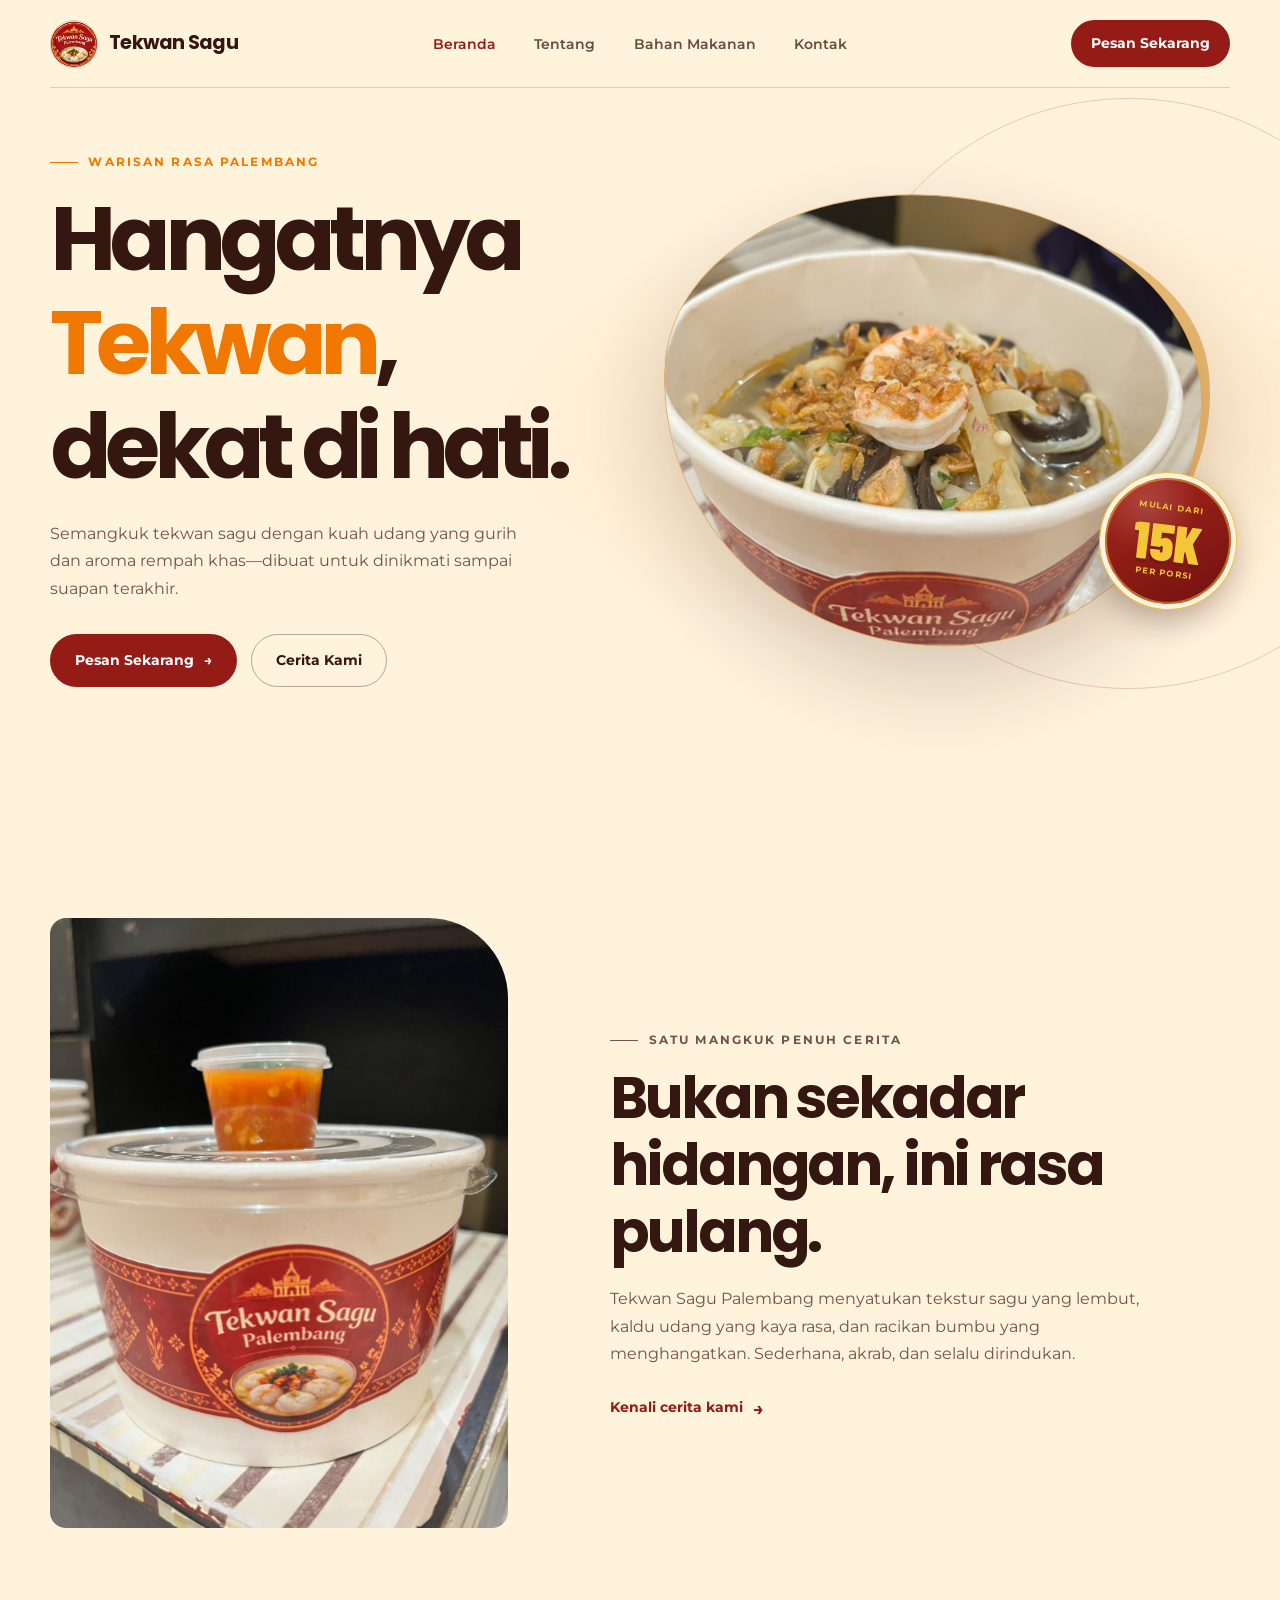
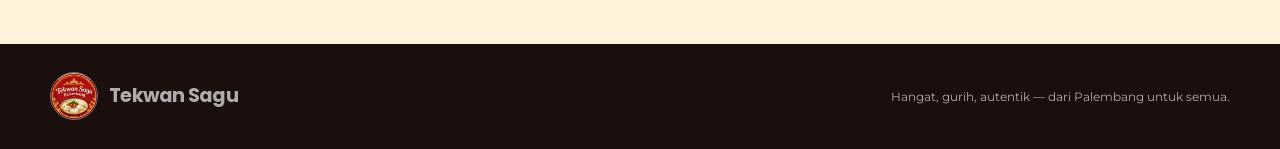
<file: index.html>
<!doctype html>
<html lang="id">
  <head>
    <meta charset="utf-8">
    <meta name="viewport" content="width=device-width, initial-scale=1">
    <meta name="theme-color" content="#FFF3DC">
    <meta
      name="description"
      content="Nikmati Tekwan Sagu Palembang dengan cita rasa hangat, gurih, dan autentik."
    >
    <title>Tekwan Sagu Palembang — Hangatnya Rasa Asli</title>
    <link rel="preconnect" href="https://fonts.googleapis.com">
    <link rel="preconnect" href="https://fonts.gstatic.com" crossorigin>
    <link rel="stylesheet" href="style.css">
  </head>
  <body>
    <header class="site-header site-header--light">
      <nav class="navbar container" aria-label="Navigasi utama">
        <a class="brand" href="index.html" aria-label="Tekwan Sagu, beranda">
          <img class="brand__mark" src="images/logo-tekwan.jpeg" alt="">
          <span>Tekwan Sagu</span>
        </a>

        <ul class="nav-links">
          <li><a href="index.html" aria-current="page">Beranda</a></li>
          <li><a href="tentang.html">Tentang</a></li>
          <li><a href="bahan.html">Bahan Makanan</a></li>
          <li><a href="kontak.html">Kontak</a></li>
        </ul>

        <a class="button navbar__cta" href="kontak.html">Pesan Sekarang</a>
      </nav>
    </header>

    <main>
      <section class="hero" aria-labelledby="hero-title">
        <div class="hero__inner">
          <div class="hero__copy">
            <p class="eyebrow">Warisan rasa Palembang</p>
            <h1 class="hero__title" id="hero-title">
              Hangatnya <span>Tekwan</span>, dekat di hati.
            </h1>
            <p class="hero__description">
              Semangkuk tekwan sagu dengan kuah udang yang gurih dan aroma rempah
              khas—dibuat untuk dinikmati sampai suapan terakhir.
            </p>
            <div class="hero__actions">
              <a class="button" href="kontak.html">Pesan Sekarang <span aria-hidden="true">→</span></a>
              <a class="button button--outline" href="tentang.html">Cerita Kami</a>
            </div>
          </div>

          <div class="hero__visual">
            <div class="hero__photo">
              <!-- [GANTI FOTO DI SINI] Masukkan link atau nama file foto Anda ke dalam src="" -->
              <img
                src="images/tekwan1.jpeg"
                alt="Semangkuk tekwan sagu Palembang dengan kuah hangat"
              >
            </div>
            <div class="hero__badge" aria-label="Harga mulai dari 15 ribu rupiah per porsi">
              <span>Mulai dari</span>
              <strong>15K</strong>
              <small>Per porsi</small>
            </div>
           
          </div>
        </div>
      </section>

      <section class="section section--cream intro" aria-labelledby="intro-title">
        <div class="intro__layout container">
          <div class="intro__visual">
            <!-- [GANTI FOTO DI SINI] Masukkan link atau nama file foto Anda ke dalam src="" -->
            <img
              src="images/tekwan2.jpeg"
              alt="Foto suasana kebersamaan"
              loading="lazy"
            >
          </div>

          <div class="intro__copy">
            <p class="eyebrow">Satu mangkuk penuh cerita</p>
            <h2 class="section-heading" id="intro-title">
              Bukan sekadar hidangan, ini rasa pulang.
            </h2>
            <p>
              Tekwan Sagu Palembang menyatukan tekstur sagu yang lembut,
              kaldu udang yang kaya rasa, dan racikan bumbu yang menghangatkan.
              Sederhana, akrab, dan selalu dirindukan.
            </p>
            <a class="text-link" href="tentang.html">Kenali cerita kami</a>
          </div>
        </div>
      </section>
    </main>

    <footer class="site-footer">
      <div class="site-footer__inner container">
        <a class="brand" href="index.html">
          <img class="brand__mark" src="images/logo-tekwan.jpeg" alt="">
          <span>Tekwan Sagu</span>
        </a>
        <p>Hangat, gurih, autentik — dari Palembang untuk semua.</p>
      </div>
    </footer>
  </body>
</html>
</file>
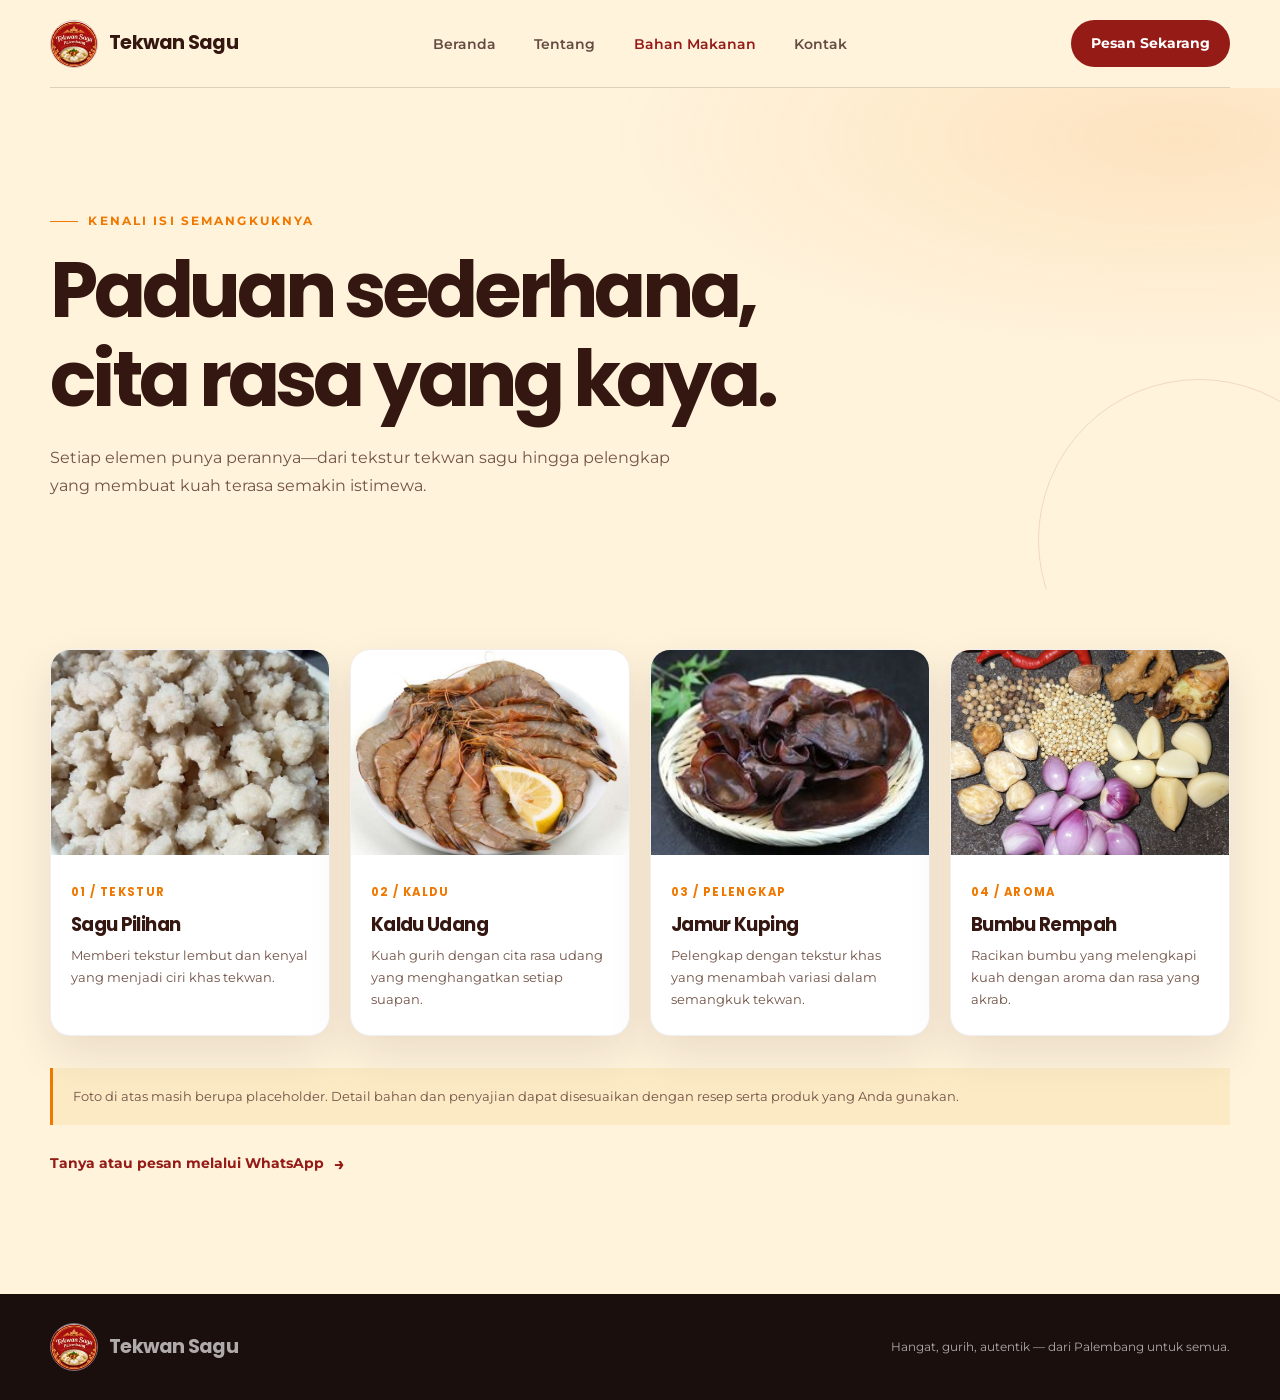
<file: bahan.html>
<!doctype html>
<html lang="id">
  <head>
    <meta charset="utf-8">
    <meta name="viewport" content="width=device-width, initial-scale=1">
    <meta name="theme-color" content="#FFF3DC">
    <meta
      name="description"
      content="Kenali bahan utama dalam semangkuk Tekwan Sagu Palembang."
    >
    <title>Bahan Makanan — Tekwan Sagu Palembang</title>
    <link rel="preconnect" href="https://fonts.googleapis.com">
    <link rel="preconnect" href="https://fonts.gstatic.com" crossorigin>
    <link rel="stylesheet" href="style.css">
  </head>
  <body>
    <header class="site-header site-header--light">
      <nav class="navbar container" aria-label="Navigasi utama">
        <a class="brand" href="index.html" aria-label="Tekwan Sagu, beranda">
          <img class="brand__mark" src="images/logo-tekwan.jpeg" alt="">
          <span>Tekwan Sagu</span>
        </a>
        <ul class="nav-links">
          <li><a href="index.html">Beranda</a></li>
          <li><a href="tentang.html">Tentang</a></li>
          <li><a href="bahan.html" aria-current="page">Bahan Makanan</a></li>
          <li><a href="kontak.html">Kontak</a></li>
        </ul>
        <a class="button navbar__cta" href="kontak.html">Pesan Sekarang</a>
      </nav>
    </header>

    <main class="page-main">
      <section class="page-hero" aria-labelledby="ingredients-title">
        <div class="page-hero__inner container">
          <p class="eyebrow">Kenali isi semangkuknya</p>
          <h1 class="section-heading" id="ingredients-title">
            Paduan sederhana, cita rasa yang kaya.
          </h1>
          <p class="section-intro">
            Setiap elemen punya perannya—dari tekstur tekwan sagu hingga pelengkap
            yang membuat kuah terasa semakin istimewa.
          </p>
        </div>
      </section>

      <section class="section section--cream ingredients-section" aria-label="Bahan utama Tekwan Sagu">
        <div class="container">
          <div class="ingredients-grid">
            <article class="ingredient-card">
              <div class="ingredient-card__image">
                <!-- [GANTI FOTO DI SINI] Masukkan link atau nama file foto Anda ke dalam src="" -->
                <img
                  src="images/sagu.jpeg"
                  alt="Foto dokumentasi kebersamaan"
                  loading="lazy"
                >
              </div>
              <div class="ingredient-card__body">
                <span class="ingredient-card__number">01 / TEKSTUR</span>
                <h3>Sagu Pilihan</h3>
                <p>Memberi tekstur lembut dan kenyal yang menjadi ciri khas tekwan.</p>
              </div>
            </article>

            <article class="ingredient-card">
              <div class="ingredient-card__image">
                <!-- [GANTI FOTO DI SINI] Masukkan link atau nama file foto Anda ke dalam src="" -->
                <img
                  src="images/udang.jpeg"
                  alt="Foto dokumentasi kebersamaan"
                  loading="lazy"
                >
              </div>
              <div class="ingredient-card__body">
                <span class="ingredient-card__number">02 / KALDU</span>
                <h3>Kaldu Udang</h3>
                <p>Kuah gurih dengan cita rasa udang yang menghangatkan setiap suapan.</p>
              </div>
            </article>

            <article class="ingredient-card">
              <div class="ingredient-card__image">
                <!-- [GANTI FOTO DI SINI] Masukkan link atau nama file foto Anda ke dalam src="" -->
                <img
                  src="images/jamurkuping.jpeg"
                  alt="Foto dokumentasi kebersamaan"
                  loading="lazy"
                >
              </div>
              <div class="ingredient-card__body">
                <span class="ingredient-card__number">03 / PELENGKAP</span>
                <h3>Jamur Kuping</h3>
                <p>Pelengkap dengan tekstur khas yang menambah variasi dalam semangkuk tekwan.</p>
              </div>
            </article>

            <article class="ingredient-card">
              <div class="ingredient-card__image">
                <!-- [GANTI FOTO DI SINI] Masukkan link atau nama file foto Anda ke dalam src="" -->
                <img
                  src="images/rempah.jpeg"
                  alt="Foto dokumentasi kebersamaan"
                  loading="lazy"
                >
              </div>
              <div class="ingredient-card__body">
                <span class="ingredient-card__number">04 / AROMA</span>
                <h3>Bumbu Rempah</h3>
                <p>Racikan bumbu yang melengkapi kuah dengan aroma dan rasa yang akrab.</p>
              </div>
            </article>
          </div>

          <p class="ingredients-note">
            Foto di atas masih berupa placeholder. Detail bahan dan penyajian dapat
            disesuaikan dengan resep serta produk yang Anda gunakan.
          </p>
          <a class="text-link" href="kontak.html">Tanya atau pesan melalui WhatsApp</a>
        </div>
      </section>
    </main>

    <footer class="site-footer">
      <div class="site-footer__inner container">
        <a class="brand" href="index.html">
          <img class="brand__mark" src="images/logo-tekwan.jpeg" alt="">
          <span>Tekwan Sagu</span>
        </a>
        <p>Hangat, gurih, autentik — dari Palembang untuk semua.</p>
      </div>
    </footer>
  </body>
</html>

<!-- love arin 11-11-2026
 NUANSA coffee -->
</file>
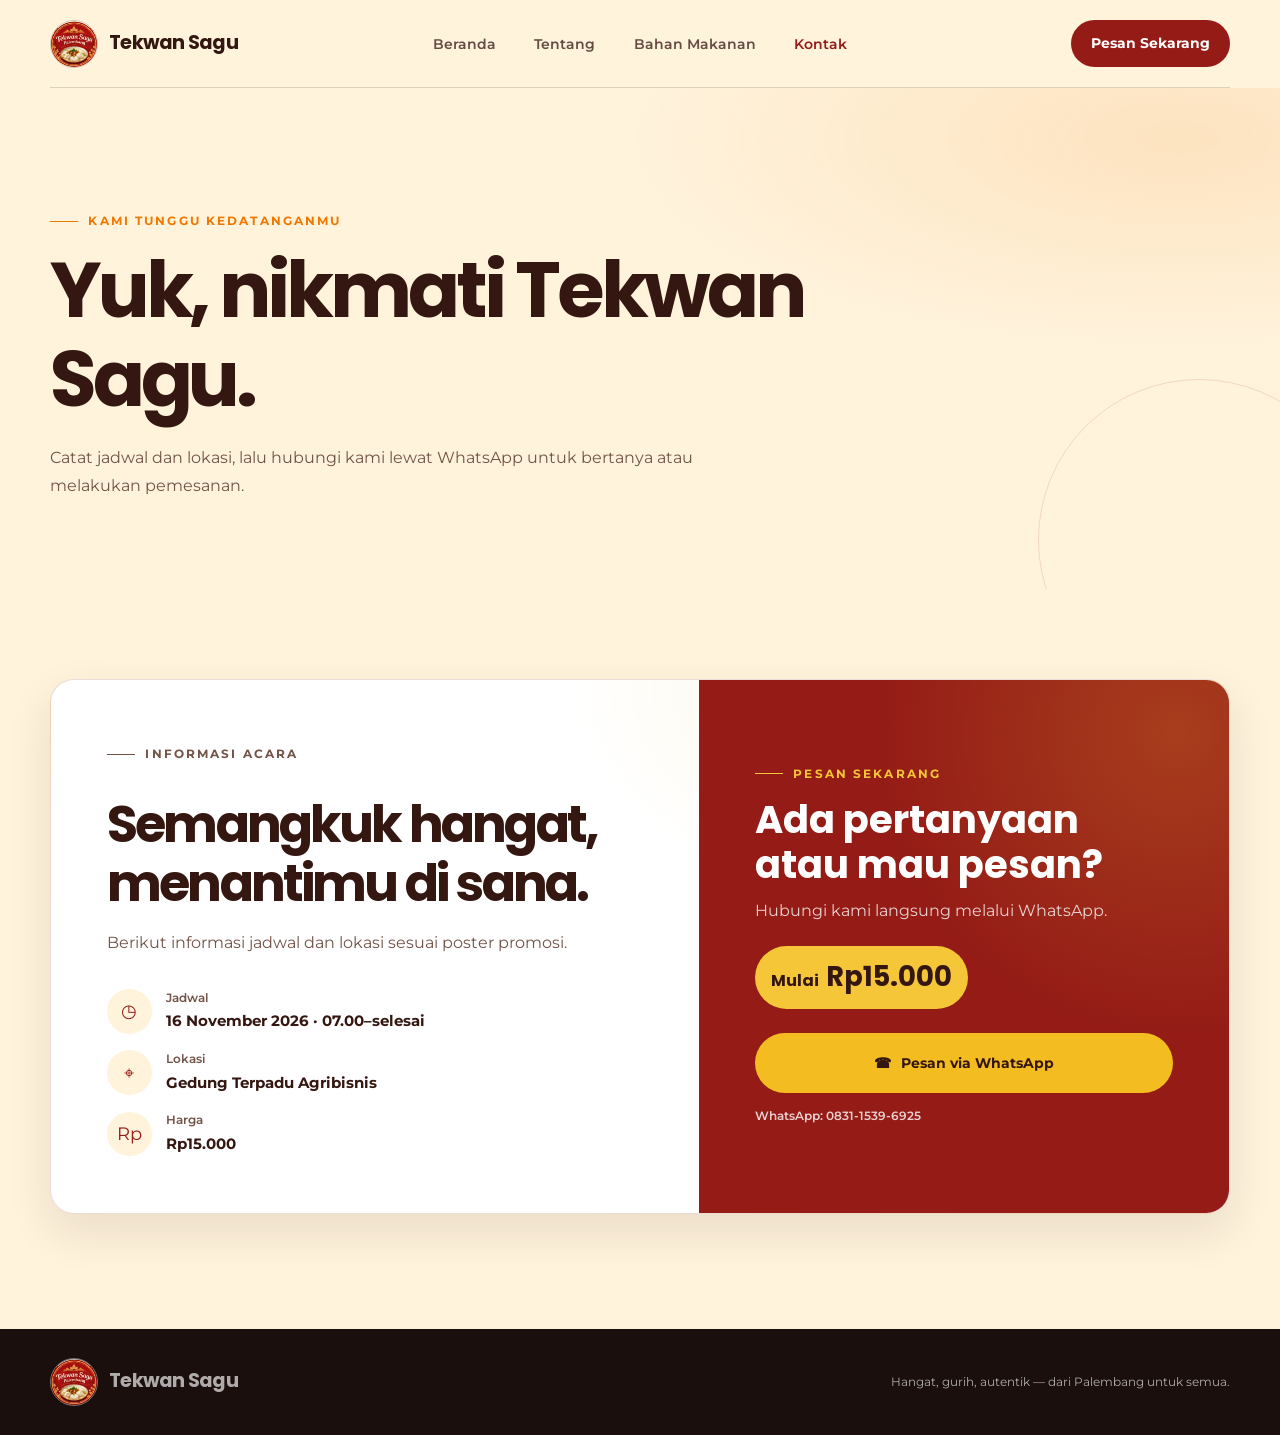
<file: kontak.html>
<!doctype html>
<html lang="id">
  <head>
    <meta charset="utf-8">
    <meta name="viewport" content="width=device-width, initial-scale=1">
    <meta name="theme-color" content="#FFF3DC">
    <meta
      name="description"
      content="Informasi pemesanan Tekwan Sagu Palembang: jadwal, lokasi, harga, dan WhatsApp."
    >
    <title>Kontak & Pemesanan — Tekwan Sagu Palembang</title>
    <link rel="preconnect" href="https://fonts.googleapis.com">
    <link rel="preconnect" href="https://fonts.gstatic.com" crossorigin>
    <link rel="stylesheet" href="style.css">
  </head>
  <body>
    <header class="site-header site-header--light">
      <nav class="navbar container" aria-label="Navigasi utama">
        <a class="brand" href="index.html" aria-label="Tekwan Sagu, beranda">
          <img class="brand__mark" src="images/logo-tekwan.jpeg" alt="">
          <span>Tekwan Sagu</span>
        </a>
        <ul class="nav-links">
          <li><a href="index.html">Beranda</a></li>
          <li><a href="tentang.html">Tentang</a></li>
          <li><a href="bahan.html">Bahan Makanan</a></li>
          <li><a href="kontak.html" aria-current="page">Kontak</a></li>
        </ul>
        <a class="button navbar__cta" href="#pemesanan">Pesan Sekarang</a>
      </nav>
    </header>

    <main class="page-main">
      <section class="page-hero" aria-labelledby="contact-title">
        <div class="page-hero__inner container">
          <p class="eyebrow">Kami tunggu kedatanganmu</p>
          <h1 class="section-heading" id="contact-title">Yuk, nikmati Tekwan Sagu.</h1>
          <p class="section-intro">
            Catat jadwal dan lokasi, lalu hubungi kami lewat WhatsApp untuk
            bertanya atau melakukan pemesanan.
          </p>
        </div>
      </section>

      <section class="section section--cream contact-section" id="pemesanan" aria-labelledby="order-title">
        <div class="contact-panel container">
          <div class="contact-panel__details">
            <p class="eyebrow">Informasi acara</p>
            <h2>Semangkuk hangat, menantimu di sana.</h2>
            <p>Berikut informasi jadwal dan lokasi sesuai poster promosi.</p>

            <dl class="contact-facts">
              <div class="contact-fact">
                <span class="contact-fact__icon" aria-hidden="true">◷</span>
                <div>
                  <dt>Jadwal</dt>
                  <dd>16 November 2026 · 07.00–selesai</dd>
                </div>
              </div>
              <div class="contact-fact">
                <span class="contact-fact__icon" aria-hidden="true">⌖</span>
                <div>
                  <dt>Lokasi</dt>
                  <dd>Gedung Terpadu Agribisnis</dd>
                </div>
              </div>
              <div class="contact-fact">
                <span class="contact-fact__icon" aria-hidden="true">Rp</span>
                <div>
                  <dt>Harga</dt>
                  <dd>Rp15.000</dd>
                </div>
              </div>
            </dl>
          </div>

          <div class="contact-panel__order">
            <p class="eyebrow">Pesan sekarang</p>
            <h2 id="order-title">Ada pertanyaan atau mau pesan?</h2>
            <p>Hubungi kami langsung melalui WhatsApp.</p>
            <div class="contact-price"><span>Mulai</span> <strong>Rp15.000</strong></div>
            <a
              class="button button--whatsapp"
              href="https://wa.me/6283115396925?text=Halo%2C%20saya%20ingin%20bertanya%20tentang%20Tekwan%20Sagu."
              target="_blank"
              rel="noopener noreferrer"
              aria-label="Hubungi Tekwan Sagu melalui WhatsApp"
            >
              <span aria-hidden="true">☎</span> Pesan via WhatsApp
            </a>
            <p class="contact-phone">WhatsApp: 0831-1539-6925</p>
          </div>
        </div>
      </section>
    </main>

    <footer class="site-footer">
      <div class="site-footer__inner container">
        <a class="brand" href="index.html">
          <img class="brand__mark" src="images/logo-tekwan.jpeg" alt="">
          <span>Tekwan Sagu</span>
        </a>
        <p>Hangat, gurih, autentik — dari Palembang untuk semua.</p>
      </div>
    </footer>
  </body>
</html>
</file>
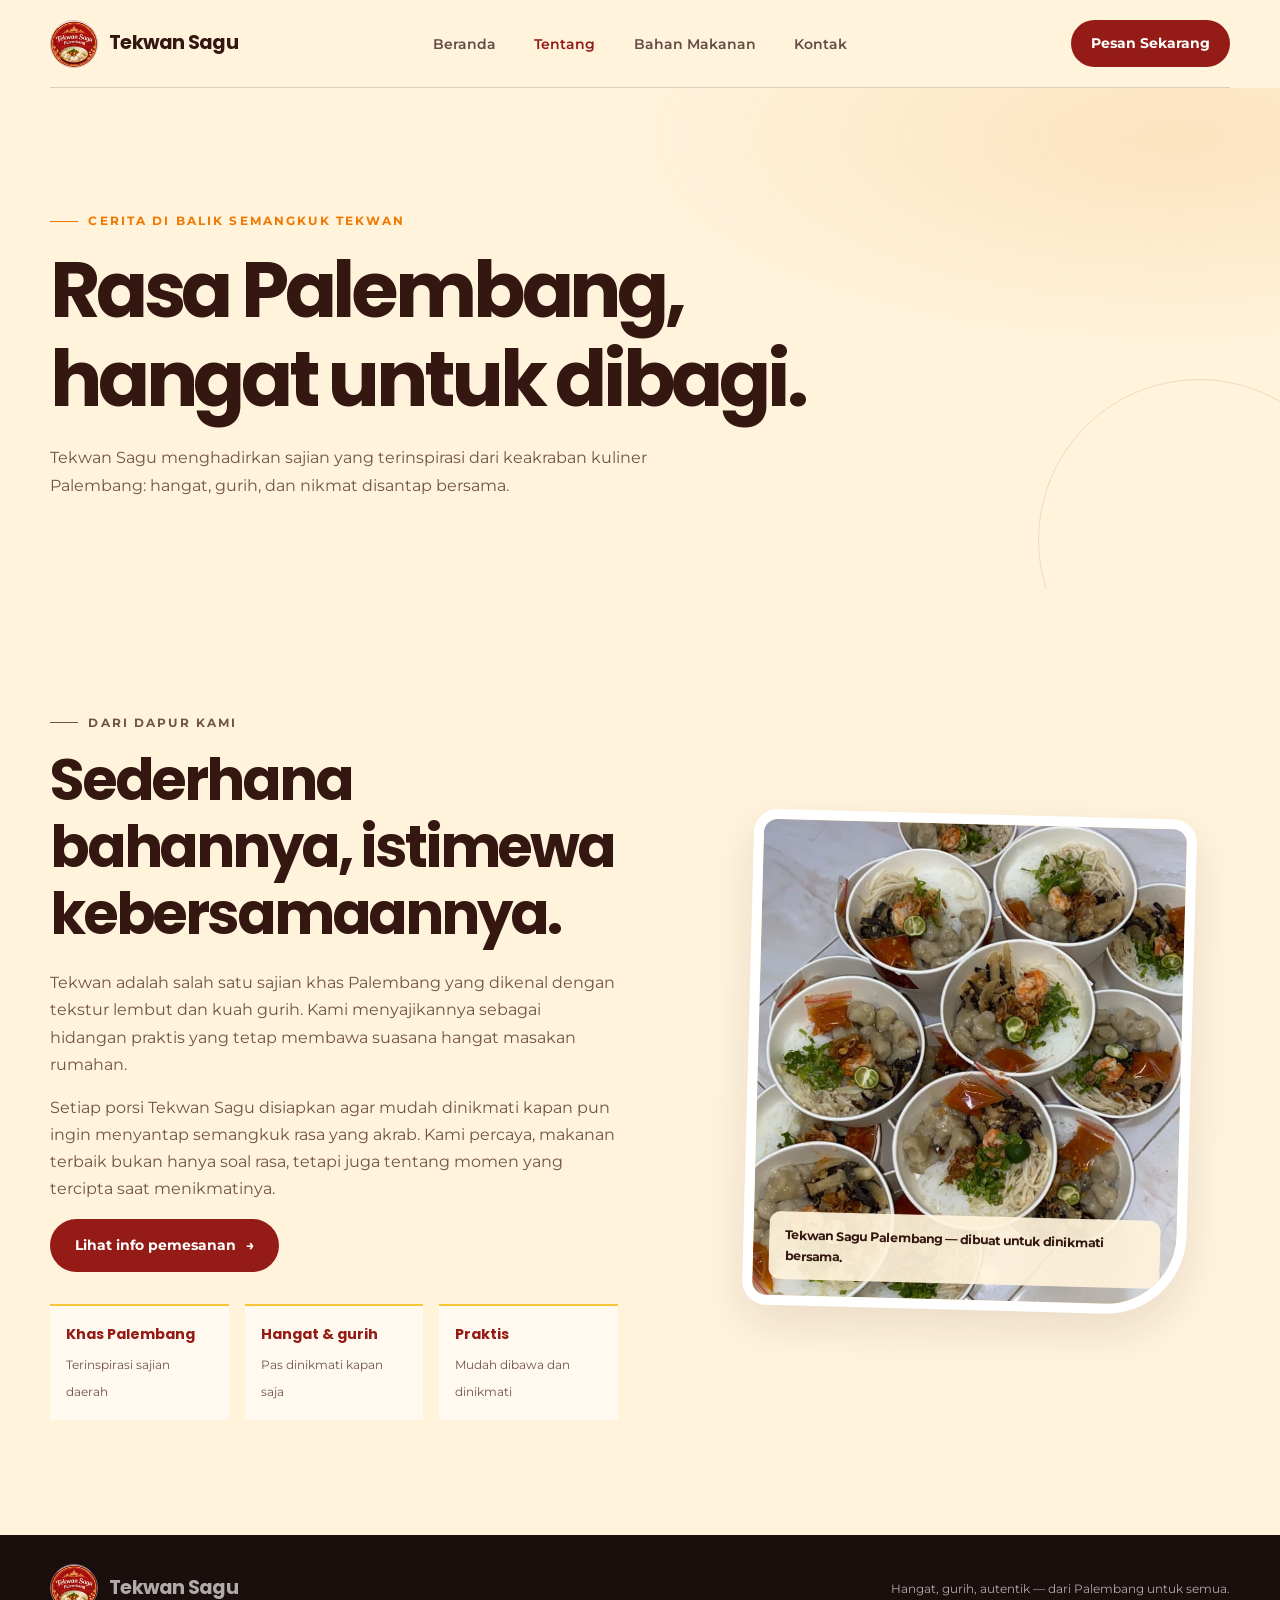
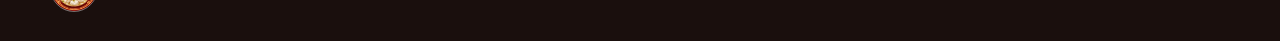
<file: tentang.html>
<!doctype html>
<html lang="id">
  <head>
    <meta charset="utf-8">
    <meta name="viewport" content="width=device-width, initial-scale=1">
    <meta name="theme-color" content="#FFF3DC">
    <meta
      name="description"
      content="Cerita Tekwan Sagu Palembang, semangkuk sajian hangat dengan cita rasa yang akrab."
    >
    <title>Tentang Kami — Tekwan Sagu Palembang</title>
    <link rel="preconnect" href="https://fonts.googleapis.com">
    <link rel="preconnect" href="https://fonts.gstatic.com" crossorigin>
    <link rel="stylesheet" href="style.css">
  </head>
  <body>
    <header class="site-header site-header--light">
      <nav class="navbar container" aria-label="Navigasi utama">
        <a class="brand" href="index.html" aria-label="Tekwan Sagu, beranda">
          <img class="brand__mark" src="images/logo-tekwan.jpeg" alt="">
          <span>Tekwan Sagu</span>
        </a>
        <ul class="nav-links">
          <li><a href="index.html">Beranda</a></li>
          <li><a href="tentang.html" aria-current="page">Tentang</a></li>
          <li><a href="bahan.html">Bahan Makanan</a></li>
          <li><a href="kontak.html">Kontak</a></li>
        </ul>
        <a class="button navbar__cta" href="kontak.html">Pesan Sekarang</a>
      </nav>
    </header>

    <main class="page-main">
      <section class="page-hero" aria-labelledby="about-title">
        <div class="page-hero__inner container">
          <p class="eyebrow">Cerita di balik semangkuk tekwan</p>
          <h1 class="section-heading" id="about-title">Rasa Palembang, hangat untuk dibagi.</h1>
          <p class="section-intro">
            Tekwan Sagu menghadirkan sajian yang terinspirasi dari keakraban kuliner
            Palembang: hangat, gurih, dan nikmat disantap bersama.
          </p>
        </div>
      </section>

      <section class="section section--cream" aria-labelledby="story-title">
        <div class="about-layout container">
          <div class="about-copy">
            <p class="eyebrow">Dari dapur kami</p>
            <h2 class="section-heading" id="story-title">
              Sederhana bahannya, istimewa kebersamaannya.
            </h2>
            <p>
              Tekwan adalah salah satu sajian khas Palembang yang dikenal dengan
              tekstur lembut dan kuah gurih. Kami menyajikannya sebagai hidangan
              praktis yang tetap membawa suasana hangat masakan rumahan.
            </p>
            <p>
              Setiap porsi Tekwan Sagu disiapkan agar mudah dinikmati kapan pun
              ingin menyantap semangkuk rasa yang akrab. Kami percaya, makanan
              terbaik bukan hanya soal rasa, tetapi juga tentang momen yang
              tercipta saat menikmatinya.
            </p>
            <a class="button" href="kontak.html">Lihat info pemesanan <span aria-hidden="true">→</span></a>
            <div class="story-strip" aria-label="Keistimewaan Tekwan Sagu">
              <div class="story-strip__item">
                <strong>Khas Palembang</strong>
                <span>Terinspirasi sajian daerah</span>
              </div>
              <div class="story-strip__item">
                <strong>Hangat & gurih</strong>
                <span>Pas dinikmati kapan saja</span>
              </div>
              <div class="story-strip__item">
                <strong>Praktis</strong>
                <span>Mudah dibawa dan dinikmati</span>
              </div>
            </div>
          </div>

          <figure class="about-visual">
            <!-- [GANTI FOTO DI SINI] Masukkan link atau nama file foto Anda ke dalam src="" -->
            <img
              src="images/tekwan3.jpeg"
              alt="Foto suasana kebersamaan"
              loading="lazy"
            >
            <figcaption class="about-visual__caption">
              Tekwan Sagu Palembang — dibuat untuk dinikmati bersama.
            </figcaption>
          </figure>
        </div>
      </section>
    </main>

    <footer class="site-footer">
      <div class="site-footer__inner container">
        <a class="brand" href="index.html">
          <img class="brand__mark" src="images/logo-tekwan.jpeg" alt="">
          <span>Tekwan Sagu</span>
        </a>
        <p>Hangat, gurih, autentik — dari Palembang untuk semua.</p>
      </div>
    </footer>
  </body>
</html>
</file>
<file: style.css>
@import url('https://fonts.googleapis.com/css2?family=Barlow+Condensed:wght@700;800;900&family=Montserrat:wght@400;500;600;700&family=Poppins:wght@400;500;600;700;800&display=swap');

:root {
  color-scheme: light;
  --color-dark: #1a0f0d;
  --color-cream: #fff3dc;
  --color-parchment: #f7dda4;
  --color-maroon: #941b16;
  --color-orange: #f07800;
  --color-gold: #f5c637;
  --color-white: #ffffff;
  --color-text: #351711;
  --color-muted: #725347;
  --color-border: rgba(53, 23, 17, 0.14);
  --font-heading: 'Poppins', sans-serif;
  --font-body: 'Montserrat', sans-serif;
  --container-width: 1180px;
  --section-space: clamp(4.5rem, 9vw, 8rem);
  --radius-card: 1.25rem;
  --shadow-card: 0 18px 45px rgba(53, 23, 17, 0.1);
}

* {
  box-sizing: border-box;
}

html {
  scroll-behavior: smooth;
}

body {
  min-width: 320px;
  margin: 0;
  background: var(--color-cream);
  color: var(--color-text);
  font-family: var(--font-body);
  font-size: 1rem;
  line-height: 1.7;
  -webkit-font-smoothing: antialiased;
}

body,
button,
a {
  font-family: var(--font-body);
}

img {
  display: block;
  max-width: 100%;
}

a {
  color: inherit;
  text-decoration: none;
}

button,
a {
  -webkit-tap-highlight-color: transparent;
}

button:focus-visible,
a:focus-visible {
  outline: 3px solid var(--color-orange);
  outline-offset: 4px;
}

h1,
h2,
h3,
p {
  margin-top: 0;
}

h1,
h2,
h3 {
  font-family: var(--font-heading);
  line-height: 1.16;
}

.container {
  width: min(var(--container-width), calc(100% - 3rem));
  margin-inline: auto;
}

.section {
  padding-block: var(--section-space);
}

.section--cream {
  background: var(--color-cream);
  color: var(--color-text);
}

.section--dark {
  background: var(--color-dark);
  color: var(--color-white);
}

.eyebrow {
  display: inline-flex;
  align-items: center;
  gap: 0.65rem;
  margin-bottom: 1rem;
  color: var(--color-orange);
  font-size: 0.74rem;
  font-weight: 700;
  letter-spacing: 0.18em;
  line-height: 1.4;
  text-transform: uppercase;
}

.eyebrow::before {
  width: 1.75rem;
  height: 1px;
  background: currentColor;
  content: '';
}

.section-heading {
  max-width: 700px;
  margin-bottom: 1.15rem;
  font-size: clamp(2.15rem, 4.5vw, 3.8rem);
  letter-spacing: -0.055em;
}

.section-intro {
  max-width: 620px;
  margin-bottom: 0;
  color: var(--color-muted);
}

.section--dark .section-intro {
  color: rgba(255, 255, 255, 0.68);
}

.button {
  display: inline-flex;
  min-height: 3.35rem;
  align-items: center;
  justify-content: center;
  gap: 0.65rem;
  padding: 0.85rem 1.5rem;
  border: 1px solid transparent;
  border-radius: 999px;
  background: var(--color-maroon);
  color: var(--color-white);
  font-size: 0.87rem;
  font-weight: 700;
  line-height: 1.2;
  transition: background-color 180ms ease, color 180ms ease, transform 180ms ease, box-shadow 180ms ease;
}

.button:hover {
  transform: translateY(-2px);
  background: #76120f;
  box-shadow: 0 10px 24px rgba(148, 27, 22, 0.25);
}

.button--outline {
  border-color: rgba(255, 255, 255, 0.38);
  background: transparent;
  color: var(--color-white);
}

.button--outline:hover {
  border-color: var(--color-white);
  background: var(--color-white);
  color: var(--color-dark);
  box-shadow: none;
}

.site-header {
  position: absolute;
  z-index: 10;
  inset: 0 0 auto;
  color: var(--color-white);
}

.site-header--light {
  color: var(--color-text);
}

.site-header--light .navbar {
  border-bottom-color: rgba(53, 23, 17, 0.16);
}

.site-header--light .brand__mark {
  border-color: rgba(53, 23, 17, 0.2);
}

.site-header--light .nav-links a {
  color: rgba(53, 23, 17, 0.76);
}

.site-header--light .nav-links a:hover,
.site-header--light .nav-links a[aria-current='page'] {
  color: var(--color-maroon);
}

.navbar {
  position: relative;
  display: flex;
  min-height: 5.5rem;
  align-items: center;
  justify-content: space-between;
  gap: 2rem;
  border-bottom: 1px solid rgba(255, 255, 255, 0.13);
}

.brand {
  display: inline-flex;
  flex: 0 0 auto;
  align-items: center;
  gap: 0.7rem;
  font-family: var(--font-heading);
  font-size: 1.2rem;
  font-weight: 700;
  letter-spacing: -0.04em;
}

.brand__mark {
  display: block;
  width: 3rem;
  height: 3rem;
  flex: 0 0 auto;
  border: 1px solid rgba(255, 255, 255, 0.4);
  border-radius: 50%;
  object-fit: cover;
}

.nav-links {
  position: absolute;
  left: 50%;
  display: flex;
  align-items: center;
  gap: clamp(1.25rem, 3vw, 2.8rem);
  margin: 0;
  padding: 0;
  list-style: none;
  transform: translateX(-50%);
}

.nav-links a {
  color: rgba(255, 255, 255, 0.78);
  font-size: 0.88rem;
  font-weight: 600;
  transition: color 180ms ease;
}

.nav-links a:hover,
.nav-links a[aria-current='page'] {
  color: var(--color-white);
}

.navbar__cta {
  min-height: 2.85rem;
  padding-inline: 1.2rem;
  font-size: 0.88rem;
  white-space: nowrap;
}

.hero {
  position: relative;
  display: flex;
  min-height: min(810px, 100svh);
  align-items: center;
  overflow: hidden;
  padding-block: 9rem 8rem;
  background:
    radial-gradient(ellipse at 78% 52%, rgba(240, 120, 0, 0.13), transparent 39%),
    var(--color-cream);
  color: var(--color-text);
}

.hero::before {
  position: absolute;
  top: 12%;
  right: -9rem;
  width: min(46vw, 620px);
  aspect-ratio: 1;
  border: 1px solid rgba(148, 27, 22, 0.2);
  border-radius: 50%;
  content: '';
}

.hero::after {
  position: absolute;
  z-index: 2;
  right: -3%;
  bottom: -3.4rem;
  left: -3%;
  height: 6rem;
  border-radius: 50% 50% 0 0 / 65% 65% 0 0;
  background: var(--color-cream);
  content: '';
}

.hero__inner {
  position: relative;
  z-index: 1;
  display: grid;
  width: min(var(--container-width), calc(100% - 3rem));
  grid-template-columns: minmax(0, 0.95fr) minmax(0, 1.05fr);
  align-items: center;
  gap: clamp(2.5rem, 6vw, 6rem);
  margin-inline: auto;
}

.hero__copy {
  position: relative;
  z-index: 2;
}

.hero__title {
  max-width: 620px;
  margin-bottom: 1.35rem;
  font-size: clamp(3.2rem, 7vw, 6.4rem);
  font-weight: 700;
  letter-spacing: -0.075em;
}

.hero__title span {
  color: var(--color-orange);
}

.hero__description {
  max-width: 480px;
  margin-bottom: 2rem;
  color: var(--color-muted);
  font-size: 1rem;
}

.hero__actions {
  display: flex;
  flex-wrap: wrap;
  align-items: center;
  gap: 0.85rem;
}

.hero .button--outline {
  border-color: rgba(53, 23, 17, 0.35);
  color: var(--color-text);
}

.hero .button--outline:hover {
  border-color: var(--color-maroon);
  background: var(--color-maroon);
  color: var(--color-white);
}

.hero__visual {
  position: relative;
  min-height: 460px;
  isolation: isolate;
}

.hero__visual::before {
  position: absolute;
  z-index: -1;
  inset: 7% 3% 4% 5%;
  border-radius: 48% 52% 47% 53% / 42% 45% 55% 58%;
  background: linear-gradient(145deg, #f7dda4, #eab96f 68%);
  content: '';
  transform: rotate(-7deg);
}

.hero__photo {
  position: absolute;
  inset: 2% 5% 0 2%;
  overflow: hidden;
  border: 1px solid rgba(148, 27, 22, 0.16);
  border-radius: 48% 52% 48% 52% / 41% 44% 56% 59%;
  background:
    radial-gradient(ellipse at 50% 48%, rgba(240, 120, 0, 0.28), transparent 48%),
    linear-gradient(150deg, #f4d18e, #e9b86d 70%);
  box-shadow: 0 35px 90px rgba(53, 23, 17, 0.2);
  transform: rotate(3deg);
}

.hero__photo img {
  width: 100%;
  height: 100%;
  object-fit: cover;
  opacity: 0.92;
}

.hero__badge {
  position: absolute;
  z-index: 2;
  right: -1%;
  bottom: 8%;
  display: grid;
  width: 8.5rem;
  aspect-ratio: 1;
  align-content: center;
  justify-items: center;
  row-gap: 0.18rem;
  border: 5px solid var(--color-cream);
  outline: 1px solid rgba(245, 198, 55, 0.85);
  border-radius: 50%;
  background:
    radial-gradient(circle at 30% 22%, rgba(255, 255, 255, 0.16), transparent 38%),
    linear-gradient(145deg, #a8271d, #71110f);
  box-shadow: 0 12px 30px rgba(53, 23, 17, 0.3), inset 0 0 0 2px rgba(245, 198, 55, 0.5);
  color: var(--color-white);
  text-align: center;
  transform: rotate(7deg);
}

.hero__badge span,
.hero__badge small {
  color: var(--color-gold);
  font-size: 0.52rem;
  font-weight: 700;
  letter-spacing: 0.16em;
  line-height: 1.2;
  text-transform: uppercase;
}

.hero__badge strong {
  color: var(--color-gold);
  font-family: 'Barlow Condensed', var(--font-heading);
  font-size: 3.25rem;
  font-weight: 900;
  letter-spacing: 0.015em;
  line-height: 0.95;
  text-shadow: 0 3px 0 rgba(53, 23, 17, 0.3);
}

.hero__note {
  position: absolute;
  right: 3%;
  bottom: -7%;
  color: var(--color-muted);
  font-size: 0.7rem;
  letter-spacing: 0.12em;
  text-transform: uppercase;
  transform: rotate(-5deg);
}

.intro {
  position: relative;
  padding-top: clamp(4rem, 8vw, 7rem);
}

.intro__layout {
  display: grid;
  grid-template-columns: 0.85fr 1.15fr;
  align-items: center;
  gap: clamp(3rem, 8vw, 8rem);
}

.intro__visual {
  position: relative;
  min-height: 370px;
  overflow: hidden;
  border-radius: 1rem 5rem 1rem 1rem;
  background:
    radial-gradient(ellipse at 50% 45%, rgba(240, 120, 0, 0.2), transparent 50%),
    var(--color-parchment);
}

.intro__visual img {
  width: 100%;
  height: 100%;
  min-height: 370px;
  object-fit: cover;
}

.intro__copy {
  padding-block: 1rem;
}

.intro__copy .section-heading {
  margin-bottom: 1.25rem;
}

.intro__copy p {
  max-width: 570px;
  color: var(--color-muted);
}

.text-link {
  display: inline-flex;
  align-items: center;
  gap: 0.6rem;
  margin-top: 0.6rem;
  color: var(--color-maroon);
  font-size: 0.86rem;
  font-weight: 700;
}

.text-link::after {
  content: '→';
  font-size: 1.15rem;
  transition: transform 180ms ease;
}

.text-link:hover::after {
  transform: translateX(4px);
}

.site-footer {
  padding-block: 1.8rem;
  background: var(--color-dark);
  color: rgba(255, 255, 255, 0.65);
  font-size: 0.78rem;
}

.site-footer__inner {
  display: flex;
  align-items: center;
  justify-content: space-between;
  gap: 1rem;
}

.site-footer p {
  margin: 0;
}

.page-main {
  padding-top: 5.5rem;
}

.page-hero {
  position: relative;
  overflow: hidden;
  padding-block: clamp(4.5rem, 9vw, 7.5rem) clamp(3.5rem, 7vw, 6rem);
  background:
    radial-gradient(ellipse at 92% 10%, rgba(240, 120, 0, 0.13), transparent 34%),
    var(--color-cream);
}

.page-hero::after {
  position: absolute;
  right: -5rem;
  bottom: -7rem;
  width: 20rem;
  aspect-ratio: 1;
  border: 1px solid rgba(148, 27, 22, 0.13);
  border-radius: 50%;
  content: '';
  pointer-events: none;
}

.page-hero__inner {
  position: relative;
  z-index: 1;
}

.page-hero .section-heading {
  max-width: 760px;
  margin-bottom: 1.25rem;
  font-size: clamp(2.6rem, 6vw, 5rem);
}

.page-hero .section-intro {
  max-width: 660px;
  font-size: 1.02rem;
}

.about-layout {
  display: grid;
  grid-template-columns: minmax(0, 1fr) minmax(0, 0.92fr);
  align-items: center;
  gap: clamp(2.5rem, 7vw, 6.5rem);
}

.about-copy p {
  color: var(--color-muted);
}

.about-copy .section-heading {
  margin-bottom: 1.35rem;
}

.about-visual {
  position: relative;
  min-height: 430px;
  overflow: hidden;
  border: 0.65rem solid var(--color-white);
  border-radius: 1.5rem 1.5rem 5rem 1.5rem;
  background:
    radial-gradient(ellipse at 50% 45%, rgba(240, 120, 0, 0.2), transparent 50%),
    var(--color-parchment);
  box-shadow: var(--shadow-card);
  transform: rotate(1.5deg);
}

.about-visual img {
  width: 100%;
  height: 100%;
  min-height: 430px;
  object-fit: cover;
}

.about-visual__caption {
  position: absolute;
  right: 1rem;
  bottom: 1rem;
  left: 1rem;
  padding: 0.8rem 1rem;
  border-radius: 0.7rem;
  background: rgba(255, 243, 220, 0.92);
  color: var(--color-text);
  font-size: 0.78rem;
  font-weight: 700;
}

.story-strip {
  display: grid;
  grid-template-columns: repeat(3, 1fr);
  gap: 1rem;
  margin-top: 2rem;
}

.story-strip__item {
  padding: 1rem;
  border-top: 2px solid var(--color-gold);
  background: rgba(255, 255, 255, 0.55);
}

.story-strip__item strong {
  display: block;
  margin-bottom: 0.2rem;
  color: var(--color-maroon);
  font-family: var(--font-heading);
  font-size: 0.9rem;
}

.story-strip__item span {
  color: var(--color-muted);
  font-size: 0.72rem;
}

.ingredients-section {
  padding-top: 1rem;
}

.ingredients-grid {
  display: grid;
  grid-template-columns: repeat(4, minmax(0, 1fr));
  gap: 1.25rem;
  margin-top: 2.75rem;
}

.ingredient-card {
  overflow: hidden;
  border: 1px solid rgba(53, 23, 17, 0.07);
  border-radius: var(--radius-card);
  background: var(--color-white);
  box-shadow: var(--shadow-card);
  transition: transform 200ms ease, box-shadow 200ms ease;
}

.ingredient-card:hover {
  transform: translateY(-5px);
  box-shadow: 0 24px 48px rgba(53, 23, 17, 0.15);
}

.ingredient-card__image {
  position: relative;
  display: grid;
  min-height: 205px;
  place-items: center;
  overflow: hidden;
  background:
    radial-gradient(ellipse at 50% 60%, rgba(240, 120, 0, 0.18), transparent 55%),
    var(--color-parchment);
}

.ingredient-card__image::before {
  position: absolute;
  width: 9rem;
  aspect-ratio: 1;
  border: 1px solid rgba(148, 27, 22, 0.18);
  border-radius: 50%;
  content: '';
}

.ingredient-card__image img {
  position: relative;
  z-index: 1;
  width: 100%;
  height: 205px;
  object-fit: cover;
}

.ingredient-card__body {
  padding: 1.35rem 1.25rem 1.5rem;
}

.ingredient-card__number {
  display: inline-block;
  margin-bottom: 0.7rem;
  color: var(--color-orange);
  font-family: var(--font-heading);
  font-size: 0.72rem;
  font-weight: 700;
  letter-spacing: 0.12em;
}

.ingredient-card h3 {
  margin-bottom: 0.55rem;
  font-size: 1.15rem;
  letter-spacing: -0.035em;
}

.ingredient-card p {
  margin-bottom: 0;
  color: var(--color-muted);
  font-size: 0.82rem;
}

.ingredients-note {
  margin-top: 2rem;
  padding: 1.1rem 1.25rem;
  border-left: 3px solid var(--color-orange);
  background: rgba(247, 221, 164, 0.42);
  color: var(--color-muted);
  font-size: 0.82rem;
}

.contact-section {
  padding-block: clamp(3.5rem, 7vw, 6rem) var(--section-space);
}

.contact-panel {
  position: relative;
  display: grid;
  grid-template-columns: 1.1fr 0.9fr;
  overflow: hidden;
  border: 1px solid rgba(148, 27, 22, 0.15);
  border-radius: 1.5rem;
  background:
    radial-gradient(ellipse at 100% 0%, rgba(245, 198, 55, 0.25), transparent 40%),
    var(--color-white);
  box-shadow: var(--shadow-card);
}

.contact-panel__details {
  padding: clamp(1.5rem, 5vw, 3.5rem);
}

.contact-panel__details h2 {
  max-width: 540px;
  margin-bottom: 1rem;
  font-size: clamp(2rem, 4vw, 3.25rem);
  letter-spacing: -0.055em;
}

.contact-panel__details > p {
  max-width: 520px;
  margin-bottom: 2rem;
  color: var(--color-muted);
}

.contact-facts {
  display: grid;
  gap: 1rem;
  margin: 0;
}

.contact-fact {
  display: grid;
  grid-template-columns: 2.8rem 1fr;
  align-items: center;
  gap: 0.9rem;
}

.contact-fact__icon {
  display: grid;
  width: 2.8rem;
  aspect-ratio: 1;
  place-items: center;
  border-radius: 50%;
  background: var(--color-cream);
  color: var(--color-maroon);
  font-size: 1.1rem;
}

.contact-fact dt {
  color: var(--color-muted);
  font-size: 0.72rem;
  font-weight: 600;
}

.contact-fact dd {
  margin: 0;
  color: var(--color-text);
  font-size: 0.95rem;
  font-weight: 700;
}

.contact-panel__order {
  display: flex;
  flex-direction: column;
  align-items: flex-start;
  justify-content: center;
  padding: clamp(1.5rem, 5vw, 3.5rem);
  background:
    radial-gradient(ellipse at 90% 10%, rgba(245, 198, 55, 0.2), transparent 45%),
    var(--color-maroon);
  color: var(--color-white);
}

.contact-panel__order .eyebrow {
  color: var(--color-gold);
}

.contact-panel__order h2 {
  margin-bottom: 0.6rem;
  font-size: clamp(1.7rem, 3.5vw, 2.4rem);
}

.contact-panel__order p {
  color: rgba(255, 255, 255, 0.8);
}

.contact-price {
  display: inline-flex;
  align-items: baseline;
  gap: 0.45rem;
  margin: 0.35rem 0 1.5rem;
  padding: 0.55rem 1rem;
  border-radius: 999px;
  background: var(--color-gold);
  color: var(--color-text);
  font-family: var(--font-heading);
  font-weight: 700;
}

.contact-price strong {
  font-size: 1.7rem;
}

.button--whatsapp {
  width: 100%;
  min-height: 3.7rem;
  background: #f3bd22;
  color: var(--color-text);
}

.button--whatsapp:hover {
  background: #ffcf39;
  box-shadow: 0 10px 24px rgba(43, 16, 12, 0.2);
}

.contact-phone {
  margin: 0.85rem 0 0;
  font-size: 0.76rem;
  font-weight: 600;
}

@media (max-width: 900px) {
  .navbar {
    flex-wrap: wrap;
    gap: 0.75rem;
    padding-block: 0.65rem;
  }

  .nav-links {
    position: static;
    order: 3;
    width: 100%;
    justify-content: center;
    gap: clamp(1rem, 4vw, 2rem);
    transform: none;
  }

  .hero__inner {
    gap: 2rem;
  }

  .hero__visual {
    min-height: 390px;
  }

  .ingredients-grid {
    grid-template-columns: repeat(2, minmax(0, 1fr));
    gap: 1rem;
  }
}

@media (max-width: 700px) {
  :root {
    --section-space: 3.75rem;
  }

  .container,
  .hero__inner {
    width: min(100% - 2rem, var(--container-width));
  }

  .site-header {
    position: sticky;
    inset: auto;
    top: 0;
    background: rgba(255, 243, 220, 0.96);
    backdrop-filter: blur(12px);
  }

  .site-header--light .navbar {
    border-bottom-color: rgba(53, 23, 17, 0.12);
  }

  .navbar {
    min-height: auto;
    gap: 0.4rem 0.7rem;
    padding-block: 0.55rem;
  }

  .brand {
    gap: 0.5rem;
    font-size: 1rem;
  }

  .brand__mark {
    width: 2.35rem;
    height: 2.35rem;
  }

  .navbar__cta {
    min-height: 2.4rem;
    padding-inline: 0.85rem;
    font-size: 0.74rem;
  }

  .nav-links {
    justify-content: flex-start;
    gap: clamp(0.9rem, 4vw, 1.35rem);
    overflow-x: auto;
    padding-block: 0.2rem 0.1rem;
    scrollbar-width: none;
    -webkit-overflow-scrolling: touch;
  }

  .nav-links::-webkit-scrollbar {
    display: none;
  }

  .nav-links a {
    font-size: 0.76rem;
    white-space: nowrap;
  }

  .hero {
    min-height: auto;
    padding-block: 4rem 5.5rem;
  }

  .hero__inner,
  .intro__layout,
  .about-layout,
  .contact-panel {
    grid-template-columns: 1fr;
  }

  .hero__inner {
    gap: 1.75rem;
  }

  .hero__title {
    max-width: 520px;
    font-size: clamp(2.8rem, 11vw, 4.2rem);
  }

  .hero__description {
    margin-bottom: 1.5rem;
    font-size: 0.96rem;
  }

  .hero__visual {
    width: min(100%, 430px);
    min-height: min(88vw, 390px);
    justify-self: center;
  }

  .hero__badge {
    right: 0;
    bottom: 8%;
    width: 6.5rem;
  }

  .hero__badge strong {
    font-size: 2.5rem;
  }

  .hero__badge span,
  .hero__badge small {
    font-size: 0.42rem;
  }

  .hero__note {
    right: 1%;
    bottom: -3%;
  }

  .hero::after {
    bottom: -4rem;
    height: 5rem;
  }

  .intro {
    padding-top: 3rem;
  }

  .intro__layout {
    gap: 1.5rem;
  }

  .intro__visual,
  .intro__visual img {
    min-height: 250px;
  }

  .section-heading {
    font-size: clamp(1.9rem, 8vw, 2.7rem);
  }

  .site-footer {
    padding-block: 1.5rem;
  }

  .site-footer__inner {
    align-items: flex-start;
    flex-direction: column;
    gap: 0.75rem;
  }

  .page-main {
    padding-top: 0;
  }

  .page-hero {
    padding-block: 3rem 2.5rem;
  }

  .page-hero .section-heading {
    font-size: clamp(2.25rem, 10vw, 3.4rem);
  }

  .page-hero .section-intro {
    font-size: 0.96rem;
  }

  .about-layout {
    gap: 1.75rem;
  }

  .about-visual {
    min-height: 280px;
    border-width: 0.45rem;
    transform: none;
  }

  .about-visual img {
    min-height: 280px;
  }

  .story-strip {
    grid-template-columns: 1fr;
    gap: 0.65rem;
    margin-top: 1.5rem;
  }

  .ingredients-section {
    padding-top: 0;
  }

  .ingredients-grid {
    gap: 1rem;
    margin-top: 1.75rem;
  }

  .ingredient-card__image,
  .ingredient-card__image img {
    height: 180px;
    min-height: 180px;
  }

  .ingredient-card__body {
    padding: 1rem;
  }

  .contact-section {
    padding-block: 2.5rem var(--section-space);
  }

  .contact-panel {
    border-radius: 1.1rem;
  }

  .contact-panel__details,
  .contact-panel__order {
    padding: 1.5rem;
  }

  .contact-panel__details h2 {
    font-size: clamp(1.8rem, 8vw, 2.5rem);
  }

  .contact-panel__order {
    min-height: 0;
  }
}

@media (max-width: 380px) {
  .brand {
    gap: 0.4rem;
    font-size: 0.9rem;
  }

  .brand__mark {
    width: 2.1rem;
    height: 2.1rem;
  }

  .navbar__cta {
    min-height: 2.25rem;
    padding-inline: 0.7rem;
    font-size: 0.68rem;
  }

  .nav-links {
    gap: 0.85rem;
  }

  .nav-links a {
    font-size: 0.72rem;
  }

  .hero__actions .button {
    width: 100%;
  }

  .ingredients-grid {
    grid-template-columns: 1fr;
  }
}

@media (prefers-reduced-motion: reduce) {
  *,
  *::before,
  *::after {
    scroll-behavior: auto !important;
    transition-duration: 0.01ms !important;
  }
}
</file>
